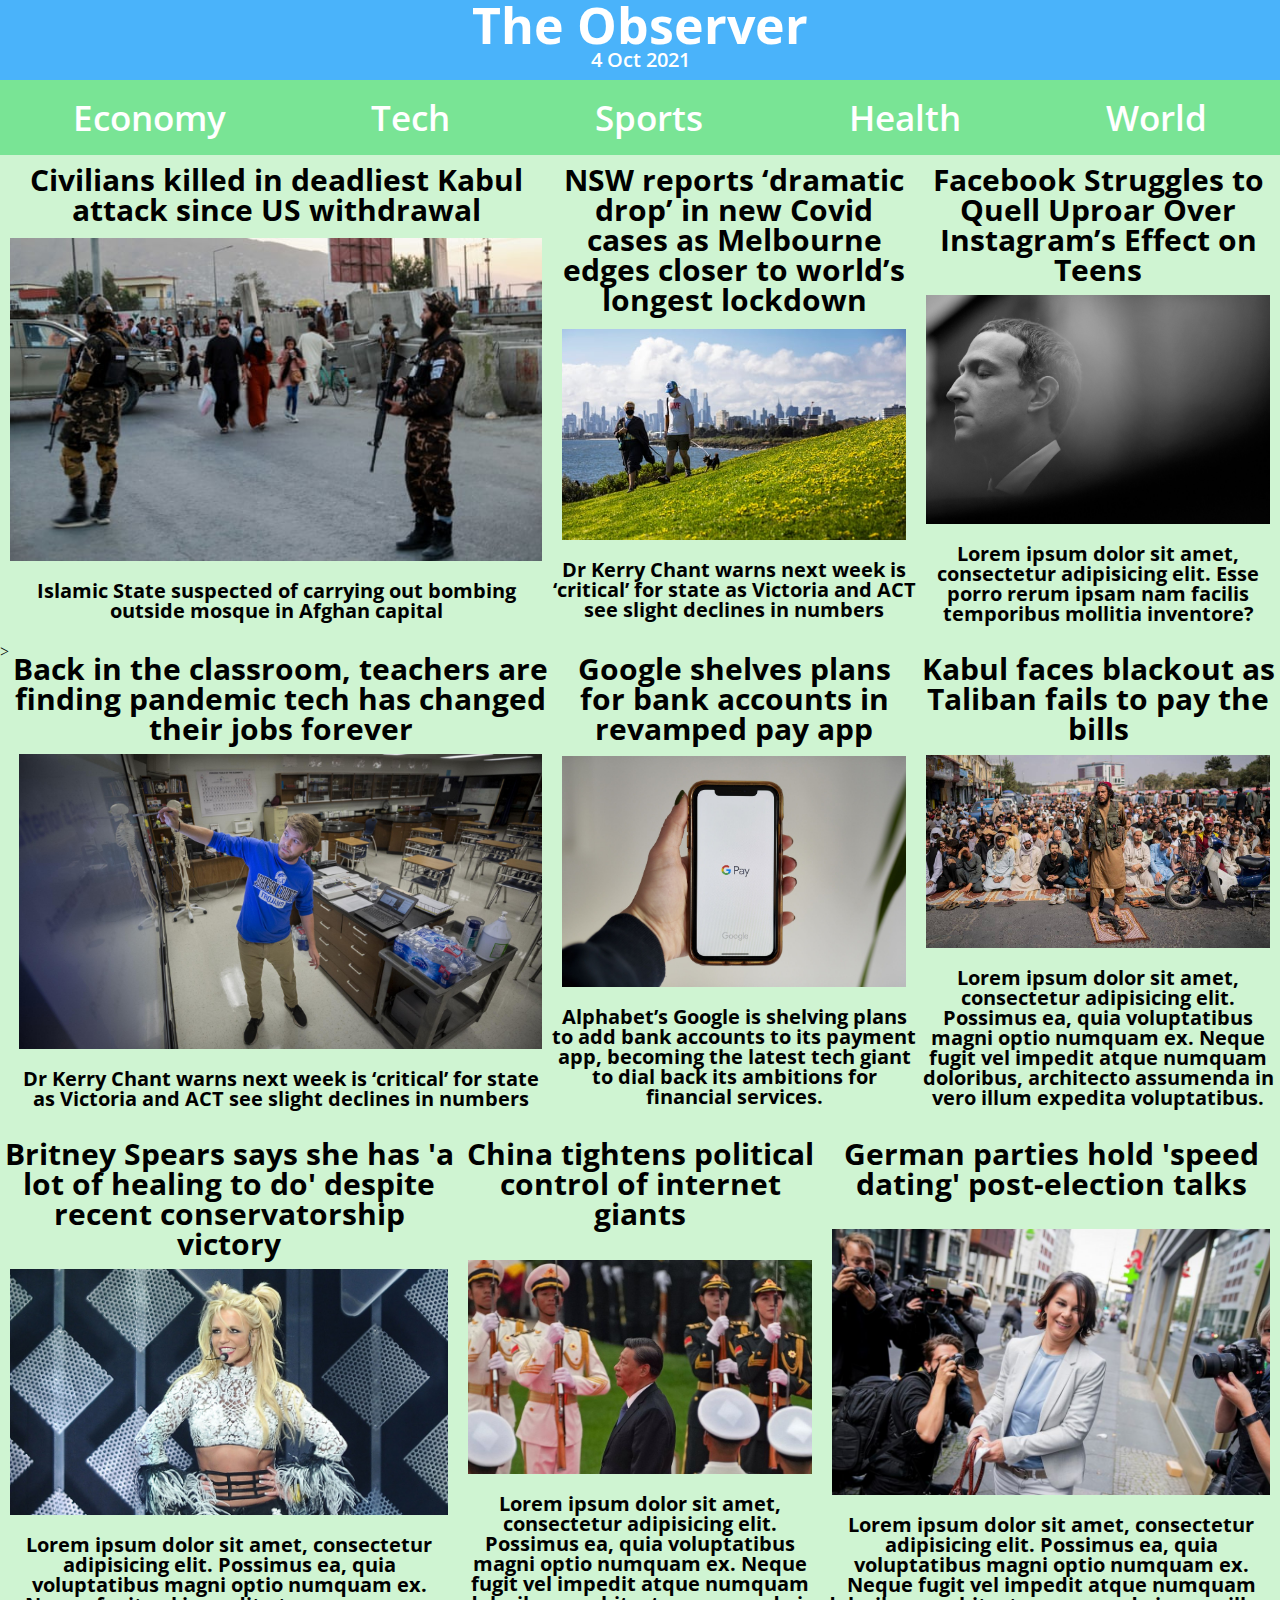
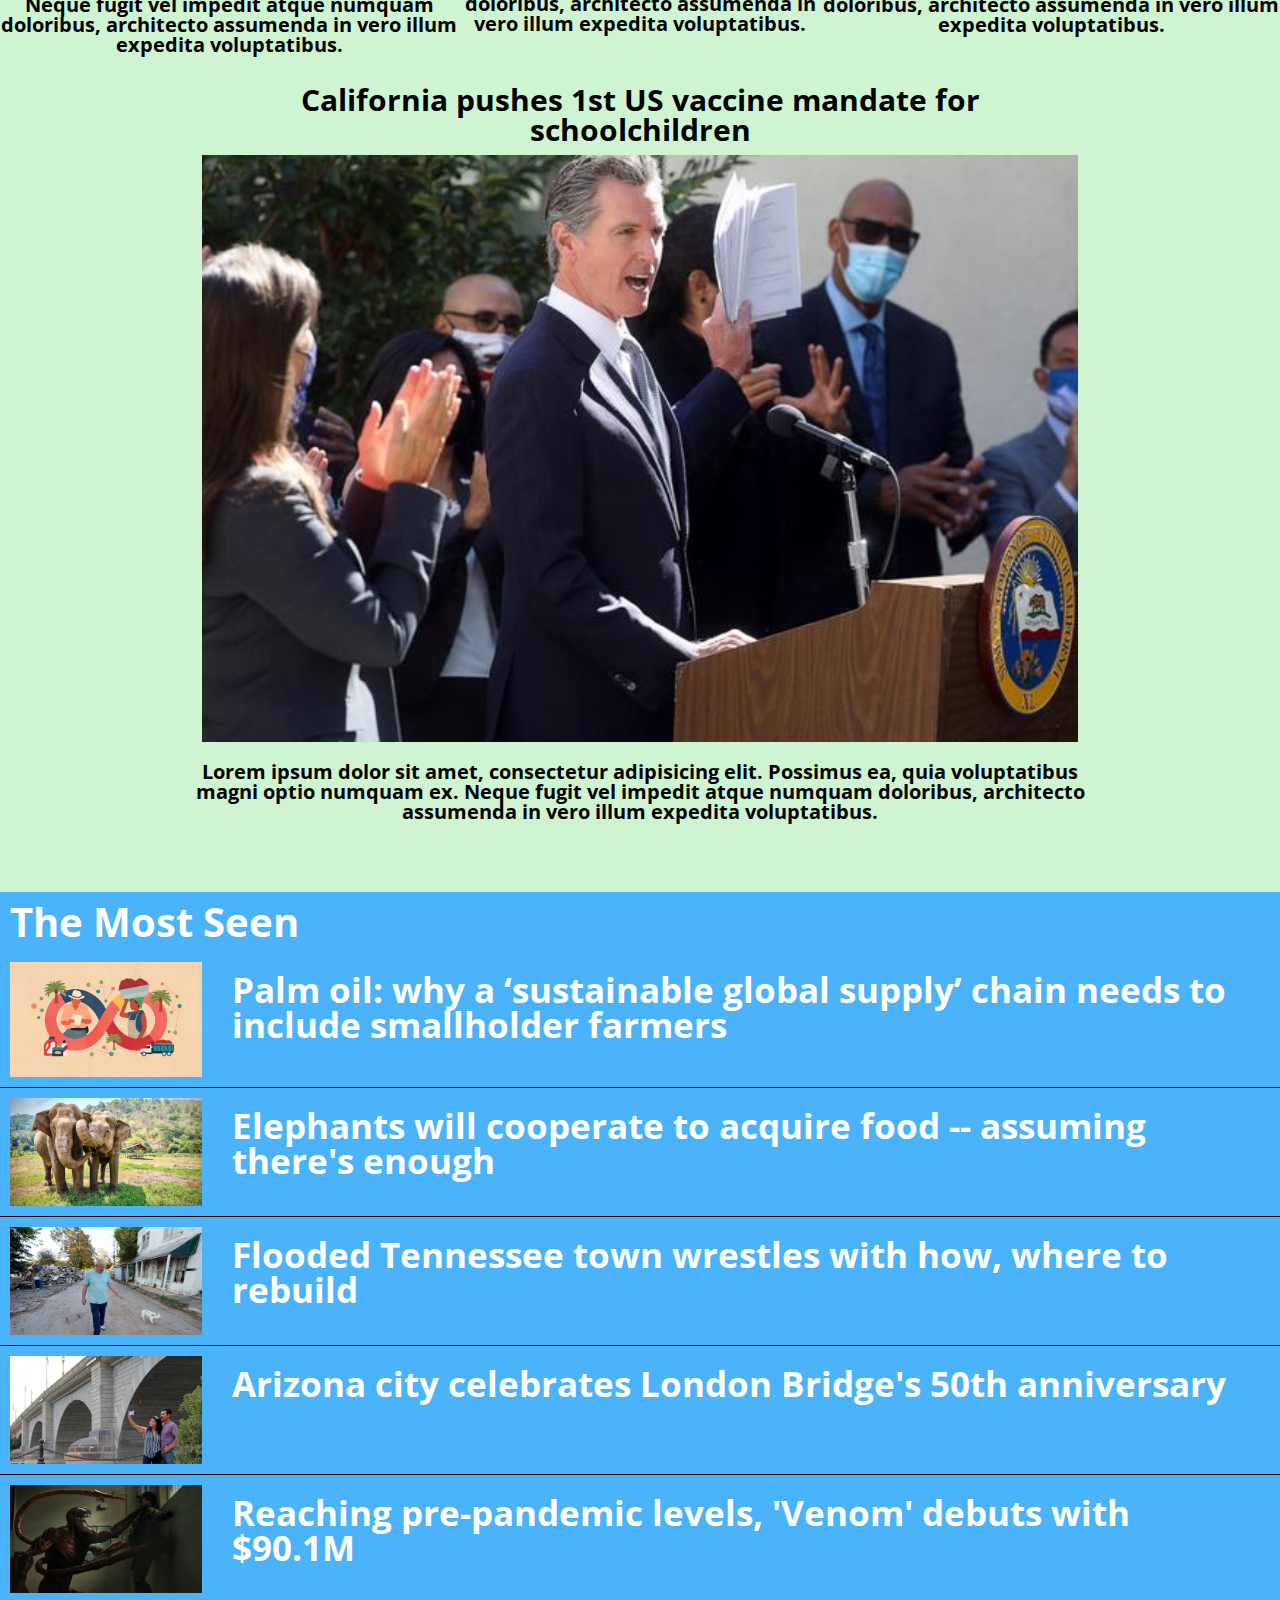
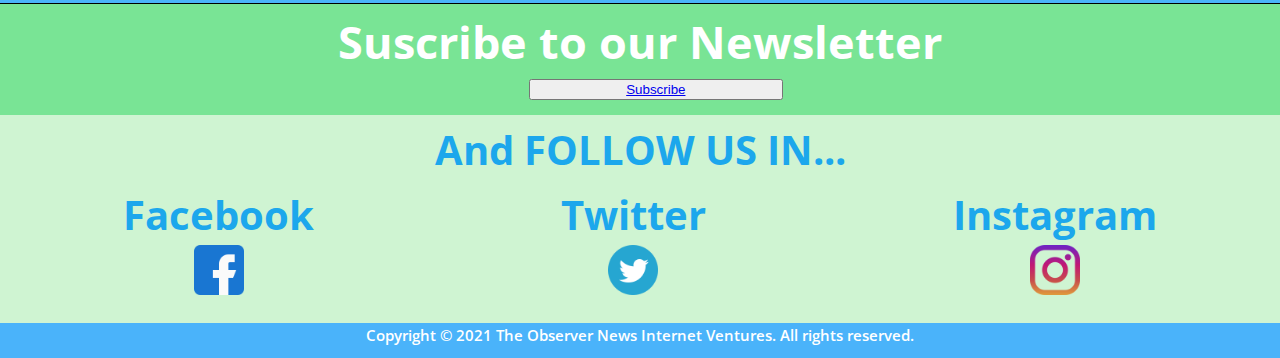
<file: index.html>
<!DOCTYPE html>
<html lang="en">
  <head>
    <meta charset="UTF-8" />
    <meta http-equiv="X-UA-Compatible" content="IE=edge" />
    <meta name="viewport" content="width=device-width, initial-scale=1.0" />

    <link rel="stylesheet" href="./CSS/normalize.css" />
    <link rel="stylesheet" href="./CSS/header.css" />
    <link rel="stylesheet" href="./CSS/cover.css" />
    <link rel="stylesheet" href="./CSS/mostSeen.css" />
    <link rel="stylesheet" href="./CSS/newsLetter.css" />
    <link rel="stylesheet" href="./CSS/followUs.css" />
    <link rel="stylesheet" href="./CSS/footer.css" />
    <link rel="stylesheet" href="./CSS/mediaQueries.css" />

    

    <link rel="preconnect" href="https://fonts.googleapis.com" />
    <link rel="preconnect" href="https://fonts.gstatic.com" crossorigin />
    <link
      href="https://fonts.googleapis.com/css2?family=Open+Sans+Condensed:wght@300&display=swap"
      rel="stylesheet"
    />

    <title>Document</title>
  </head>
  <body>
    <header>
      <div class="headerContainer">
        <div id="journalName">
          <h1>The Observer</h1>
        </div class="date">
          <time datetime="2021-10-04"><p>4 Oct 2021</p></time> 
        </div>
        <nav>
          <ul>
            <li><a href="">Economy</a></li>
            <li><a href="">Tech</a></li>
            <li><a href="">Sports</a></li>
            <li><a href="">Health</a></li>
            <li><a href="">World</a></li>
          </ul>
          <div class="hamburger"><h2>☰ Menu</h2></div>
        </nav>
      </div>
    </header>

    <section class="newsBodyContainer">
      <div class="newsBodyGroup1">
      <div class="newsBody newsBody1">
        <a
          href="https://www.theguardian.com/world/2021/oct/03/five-killed-in-deadliest-kabul-attack-since-us-withdrawal"
          ><h2>
            Civilians killed in deadliest Kabul attack since US withdrawal
          </h2></a
        >

        <img src="./media/Img-Notice1.jpg" alt="" />
        <h3>
          Islamic State suspected of carrying out bombing outside mosque in
          Afghan capital
        </h3>
      </div>

      <div class="newsBody newsBody2">
        <a
          href="https://www.theguardian.com/australia-news/2021/oct/03/nsw-reports-dramatic-drop-in-new-covid-cases-as-melbourne-edges-closer-to-worlds-longest-lockdown"
        >
          <h2>
            NSW reports ‘dramatic drop’ in new Covid cases as Melbourne edges
            closer to world’s longest lockdown
          </h2></a
        >

        <img src="./media/Img-Notice2.jpg" alt="" />
        <h3>
          Dr Kerry Chant warns next week is ‘critical’ for state as Victoria and
          ACT see slight declines in numbers
        </h3>
      </div>

      <div class="newsBody newsBody3">
        <a
          href="https://www.nytimes.com/2021/10/01/technology/facebook-instagram-teenagers.html"
        >
          <h2>
            Facebook Struggles to Quell Uproar Over Instagram’s Effect on Teens
          </h2>
        </a>
        <img src="./media/Img-Notice3.jpg" alt="" />
        <h3>
          Lorem ipsum dolor sit amet, consectetur adipisicing elit. Esse porro
          rerum ipsam nam facilis temporibus mollitia inventore?
        </h3>
      </div>
    </div>
    <div class="newsBodyGroup2">>
      <div class="newsBody newsBody4">
        <a
          href="https://www.washingtonpost.com/technology/2021/10/01/virtual-teaching-hybrid-learning-coronavirus/"
        >
          <h2>
            Back in the classroom, teachers are finding pandemic tech has
            changed their jobs forever
          </h2></a
        >
        <img src="./media/Img-Notice4.jpg" alt="" />
        <h3>
          Dr Kerry Chant warns next week is ‘critical’ for state as Victoria and
          ACT see slight declines in numbers
        </h3>
      </div>

      <div class="newsBody newsBody5">
        <a
          href="https://www.bostonglobe.com/2021/10/01/business/google-shelves-plans-bank-accounts-revamped-pay-app/"
          ><h2>
            Google shelves plans for bank accounts in revamped pay app
          </h2></a
        >
        <img src="./media/Img-Notice5.jpg" alt="" />
        <h3>
          Alphabet’s Google is shelving plans to add bank accounts to its
          payment app, becoming the latest tech giant to dial back its ambitions
          for financial services.
        </h3>
      </div>

      <div class="newsBody newsBody6">
        <a
          href="https://www.foxnews.com/world/kabul-faces-blackout-as-taliban-fails-to-pay-the-bills"
          ><h2>Kabul faces blackout as Taliban fails to pay the bills</h2></a
        >
        <img src="./media/Img-Notice6.jpg" alt="" />
        <h3>
          Lorem ipsum dolor sit amet, consectetur adipisicing elit. Possimus ea,
          quia voluptatibus magni optio numquam ex. Neque fugit vel impedit
          atque numquam doloribus, architecto assumenda in vero illum expedita
          voluptatibus.
        </h3>
      </div>
      </div>

      <div class="newsBodyGroup3">
      <div class="newsBody newsBody7">
        <a
          href="https://www.foxnews.com/entertainment/britney-spears-a-lot-healing-conservatorship"
          ><h2>
            Britney Spears says she has 'a lot of healing to do' despite recent
            conservatorship victory
          </h2></a
        >
        <img src="./media/Img-Notice7.jpg" alt="" />
        <h3>
          Lorem ipsum dolor sit amet, consectetur adipisicing elit. Possimus ea,
          quia voluptatibus magni optio numquam ex. Neque fugit vel impedit
          atque numquam doloribus, architecto assumenda in vero illum expedita
          voluptatibus.
        </h3>
      </div>

      <div class="newsBody newsBody8">
        <a
          href="https://abcnews.go.com/Technology/wireStory/china-tightens-political-control-internet-giants-80376449"
          ><h2>China tightens political control of internet giants</h2></a
        >
        <img src="./media/Img-Notice8.jpg" alt="" />
        <h3>
          Lorem ipsum dolor sit amet, consectetur adipisicing elit. Possimus ea,
          quia voluptatibus magni optio numquam ex. Neque fugit vel impedit
          atque numquam doloribus, architecto assumenda in vero illum expedita
          voluptatibus.
        </h3>
      </div>

      <div class="newsBody newsBody9">
        <a
          href="https://abcnews.go.com/International/wireStory/german-parties-hold-speed-dating-post-election-talks-80382677"
          ><h2>German parties hold 'speed dating' post-election talks</h2></a
        >
        <img src="./media/Img-Notice10.jpg" alt="" />
        <h3>
          Lorem ipsum dolor sit amet, consectetur adipisicing elit. Possimus ea,
          quia voluptatibus magni optio numquam ex. Neque fugit vel impedit
          atque numquam doloribus, architecto assumenda in vero illum expedita
          voluptatibus.
        </h3>
      </div>
    
      <div class="newsBodyGroup4">
      <div class="newsBody newsBody10">
        <a
          href="https://abcnews.go.com/Health/wireStory/california-require-schoolchildren-covid-shots-80352470"
          ><h2>
            California pushes 1st US vaccine mandate for schoolchildren
          </h2></a
        >
        <img src="./media/Img-Notice9.jpg" alt="" />
        <h3>
          Lorem ipsum dolor sit amet, consectetur adipisicing elit. Possimus ea,
          quia voluptatibus magni optio numquam ex. Neque fugit vel impedit
          atque numquam doloribus, architecto assumenda in vero illum expedita
          voluptatibus.
        </h3>
      </div>
    </div>
    </div>
    </section>

    <section id="mostSeen">
      <div class="mostSeenContainer">
        <h3>The Most Seen</h3>
      </div>

      <div class="mostSeenBox">
        <img src="./media/Img-MostSeen1.jpg" alt="" />
        <a
          href="https://www.theguardian.com/corporate-sustainability-in-practice/2021/sep/28/palm-oil-why-a-sustainable-global-supply-chain-needs-to-include-smallholder-farmers"
        >
          <h3>
            Palm oil: why a ‘sustainable global supply’ chain needs to include
            smallholder farmers
          </h3></a
        >
      </div>

      <div class="mostSeenBox">
        <img src="./media/Img-MostSeen2.jpg" alt="" />
        <a
          href="https://abcnews.go.com/Technology/elephants-cooperate-acquire-food-assuming/story?id=80369510"
          ><h3>
            Elephants will cooperate to acquire food -- assuming there's enough
          </h3></a
        >
      </div>

      <div class="mostSeenBox">
        <img src="./media/Img-MostSeen3.jpg" alt="" />
        <a
          href="https://abcnews.go.com/US/wireStory/flooded-tennessee-town-wrestles-rebuild-80362652"
          ><h3>
            Flooded Tennessee town wrestles with how, where to rebuild
          </h3></a
        >
      </div>

      <div class="mostSeenBox">
        <img src="./media/Img-MostSeen4.jpg" alt="" />
        <a
          href="https://abcnews.go.com/Lifestyle/wireStory/arizona-city-celebrates-london-bridges-50th-anniversary-80366600"
          ><h3>Arizona city celebrates London Bridge's 50th anniversary</h3></a
        >
      </div>

      <div class="mostSeenBox">
        <img src="./media/Img-MostSeen5.jpg" alt="" />
        <a
          href="https://abcnews.go.com/Entertainment/wireStory/reaching-pre-pandemic-levels-venom-debuts-901m-80382373"
          ><h3>Reaching pre-pandemic levels, 'Venom' debuts with $90.1M</h3></a
        >
      </div>
    </section>

    <section id="newsletter">
      <div class="newsletterContainer">
        <h3>Suscribe to our Newsletter</h3>
        <form>
          <button type="submit" class="button-1"><a href="./subscription.html">Subscribe</a></button>
        </form>
      </div>
    </section>

    <section class="boxes">
      <h3>And FOLLOW US IN...</h3>
      <div class="boxesContainer">
        <div class="box">
          <h4>Facebook</h4>
          <img src="./media/facebook.png" alt="facebookLogo" />
        </div>

        <div class="box">
          <h4>Twitter</h4>
          <img src="./media/twitter.png" alt="twitterLogo" />
        </div>

        <div class="box">
          <h4>Instagram</h4>
          <img src="./media/instagram.png" alt="instagramLogo" />
        </div>
      </div>
    </section>

    <footer>
      <p>
        Copyright © 2021 The Observer News Internet Ventures. All rights
        reserved.
      </p>
    </footer>
  </body>
</html>
</file>
<file: CSS/header.css>
header #journalName {
  min-height: 50px;
  width: 100%;
  background-color: #4ab3fa;
  color: white;
  font-size: 30px;
  font-family: "Open Sans Condensed", sans-serif;
  display: flex;
  justify-content: center;
  align-items: center;
}

.date,
p {
  text-align: center;
  width: 100%;
  font-weight: 600;
  background-color: #4ab3fa;
  font-family: "Open Sans Condensed", sans-serif;
  height: 20px;
  color: white;
  font-size: 20px;
  padding-bottom: 10px;
}

nav {
  display: flex;
  align-items: flex-start;
  min-height: 30px;
  width: 100%;
  background-color: #79e495;
  padding-top: 10px;
  font-family: "Open Sans Condensed", sans-serif;
  color: white;
}

nav ul {
  display: none;
}

.hamburger {
  padding: 10px;
}
</file>
<file: CSS/cover.css>
.newsBodyContainer {
  width: 100%;
  display: flex;
  justify-content: center;
  flex-wrap: wrap;
}
.newsBodyGroup1,
.newsBodyGroup2,
.newsBodyGroup3 {
  width: 100%;
  display: flex;
  justify-content: center;
  flex-wrap: wrap;
}

.newsBodyGroup4 {
  width: 70%;
  display: flex;
  justify-content: center;
  flex-wrap: wrap;
  padding-bottom: 50px;
}

.newsBody1 {
  flex-grow: 2;
}

.newsBody2 {
  flex-shrink: 2;
}

.newsBody3 {
  flex-shrink: 2;
}

.newsBody4 {
  flex-grow: 2;
}

.newsBody5 {
  flex-shrink: 2;
}

.newsBody6 {
  flex-shrink: 2;
}

.newsBody7 {
  flex-grow: 2;
}

.newsBody8 {
  flex-shrink: 2;
}

.newsBody9 {
  flex-grow: 2;
}
.newsBody10 {
  flex-grow: 2;
}

.newsBody {
  display: flex;
  justify-content: center;
  flex-wrap: wrap;
  flex-basis: 364px;
}

.newsBody img {
  width: 100%;
  height: auto;
  margin: 10px;
  overflow: hidden;
  object-fit: cover;
}

.newsBody h2 {
  font-family: "Open Sans Condensed", sans-serif;
  color: black;
  text-align: center;
  padding-top: 10px;
  font-weight: 700;
  font-size: 20px;
}

.newsBody h3 {
  display: none;
}

.newsBody a {
  text-decoration: none;
}

.newsBody a:hover {
  text-decoration: underline;
}

section,
footer {
  background-color: #cff4d2;
}

figcaption {
  display: none;
}
</file>
<file: CSS/mostSeen.css>
#mostSeen {
  min-height: 70px;
  width: 100%;
  background-color: #4ab3fa;
  font-family: "Open Sans Condensed", sans-serif;
  color: white;
  display: flex;
  flex-flow: column;
}

#mostSeen h3 {
  font-size: 20px;
  margin: 10px;
}

.mostSeenBox {
  display: flex;
  border-bottom: 1px solid black;
}

.mostSeenBox a {
  text-decoration: none;
  margin: 10px;
  font-family: "Open Sans Condensed", sans-serif;
  color: white;
}

.mostSeenBox img {
  width: 15%;
  height: auto;
  margin: 10px;
  object-fit: cover;
}
</file>
<file: CSS/newsLetter.css>
#newsletter {
  min-height: 70px;
  background-color: #79e495;
  width: 100%;
  display: flex;
  justify-content: center;
  padding-bottom: 15px;
}

form {
  display: flex;
  justify-content: center;
}

#newsletter h3 {
  padding: 15px;
  color: white;
  font-size: 30px;
  font-family: "Open Sans Condensed", sans-serif;
  text-align: center;
}

#newsletter form input,
button {
  width: 40%;
  margin-left: 5%;
}
</file>
<file: CSS/followUs.css>
.boxes {
  min-height: 80px;
  width: 100%;
  background-color: #cff4d2;
}

.boxes h3 {
  padding: 15px;
  color: #1ca7ec;
  font-size: 25px;
  font-family: "Open Sans Condensed", sans-serif;
  text-align: center;
}

.boxesContainer {
  display: flex;
  flex-direction: row;
  justify-content: space-around;
}

.box {
  text-align: center;
  margin: 10px;
  padding-bottom: 15px;
}

.box img {
  height: 50px;
  width: auto;
  padding-top: 10px;
}

.box h4 {
  color: #1ca7ec;
  font-size: 25px;
  font-family: "Open Sans Condensed", sans-serif;
  text-align: center;
}
</file>
<file: CSS/footer.css>
footer {
  background-color: #4ab3fa;
  color: white;
  font-family: "Open Sans Condensed", sans-serif;
  text-align: center;
}

footer p {
  padding-top: 5px;
  font-size: 15px;
}
</file>
<file: CSS/mediaQueries.css>
@media screen and (min-width: 425px) {
  nav ul {
    display: flex;
    min-height: 30px;
    width: 100%;
    background-color: #79e495;
    justify-content: space-around;
    padding-top: 10px;
    font-family: "Open Sans Condensed", sans-serif;
    color: white;
  }

  nav ul li a {
    text-decoration: none;
    font-size: 20px;
    color: white;
    font-weight: 600;
  }

  .hamburger {
    display: none;
  }
}

@media screen and (min-width: 768px) {
  h1 {
    font-size: 50px;
  }

  .newsBody h2 {
    font-size: 30px;
  }

  nav {
    height: 65px;
  }

  nav ul li a {
    text-decoration: none;
    font-size: 35px;
    color: white;
    font-weight: 600;
  }
  nav ul li a:hover {
    text-decoration: underline;
  }

  .newsBody h3 {
    display: block;
    font-family: "Open Sans Condensed", sans-serif;
    color: black;
    text-align: center;
    padding-top: 10px;
    padding-bottom: 20px;
    font-weight: 700;
    font-size: 20px;
  }

  #mostSeen .mostSeenContainer h3 {
    font-size: 40px;
  }
  #mostSeen .mostSeenBox a h3 {
    font-size: 35px;
  }

  #newsletter h3 {
    font-size: 45px;
  }

  .boxes h3 {
    font-size: 40px;
  }

  .boxes h4 {
    font-size: 40px;
  }
}
</file>
